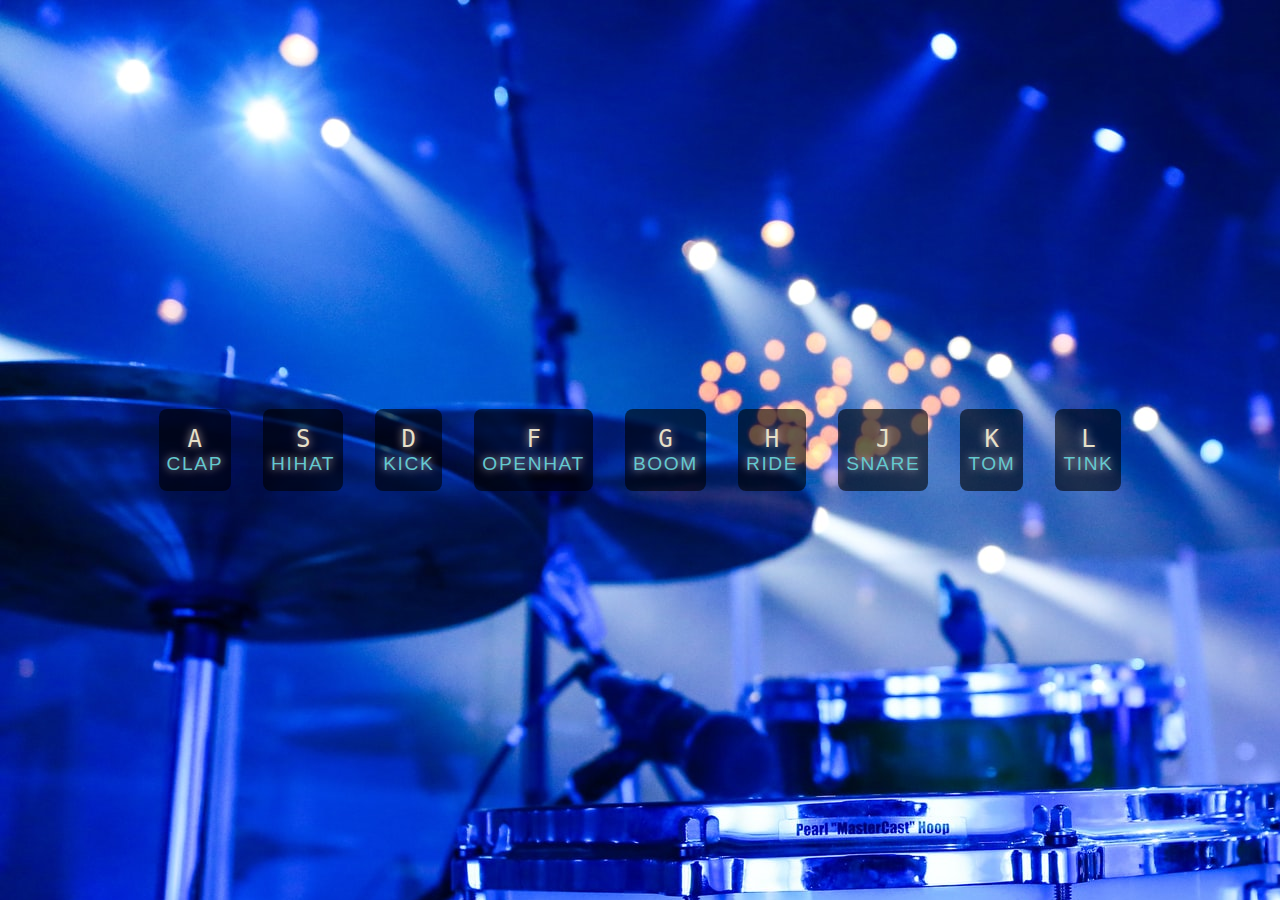
<file: index.html>
<!DOCTYPE html>
<html lang="en">

<head>
    <meta charset="UTF-8">
    <meta http-equiv="X-UA-Compatible" content="IE=edge">
    <meta name="viewport" content="width=device-width, initial-scale=1.0">
    <title>Drum Kit</title>
    <link href="https://cdn.jsdelivr.net/npm/bootstrap@5.1.0/dist/css/bootstrap.min.css" rel="stylesheet"
        integrity="sha384-KyZXEAg3QhqLMpG8r+8fhAXLRk2vvoC2f3B09zVXn8CA5QIVfZOJ3BCsw2P0p/We" crossorigin="anonymous">
    <link rel="stylesheet" href="style.css" />
</head>

<body class="container">

    <div class="keys row">
        <div data-key="65" class="key col">
            <kbd>A</kbd>
            <span class="sound">clap</span>
        </div>
        <div data-key="83" class="key col">
            <kbd>S</kbd>
            <span class="sound">hihat</span>
        </div>
        <div data-key="68" class="key col">
            <kbd>D</kbd>
            <span class="sound">kick</span>
        </div>
        <div data-key="70" class="key col">
            <kbd>F</kbd>
            <span class="sound">openhat</span>
        </div>
        <div data-key="71" class="key col">
            <kbd>G</kbd>
            <span class="sound">boom</span>
        </div>
        <div data-key="72" class="key col">
            <kbd>H</kbd>
            <span class="sound">ride</span>
        </div>
        <div data-key="74" class="key col">
            <kbd>J</kbd>
            <span class="sound">snare</span>
        </div>
        <div data-key="75" class="key col">
            <kbd>K</kbd>
            <span class="sound">tom</span>
        </div>
        <div data-key="76" class="key col">
            <kbd>L</kbd>
            <span class="sound">tink</span>
        </div>
    </div>

    <audio data-key="65" src="audio/clap.wav"></audio>
    <audio data-key="83" src="audio/hihat.wav"></audio>
    <audio data-key="68" src="audio/kick.wav"></audio>
    <audio data-key="70" src="audio/openhat.wav"></audio>
    <audio data-key="71" src="audio/boom.wav"></audio>
    <audio data-key="72" src="audio/ride.wav"></audio>
    <audio data-key="74" src="audio/snare.wav"></audio>
    <audio data-key="75" src="audio/tom.wav"></audio>
    <audio data-key="76" src="audio/tink.wav"></audio>

    <script src="https://cdn.jsdelivr.net/npm/@popperjs/core@2.9.3/dist/umd/popper.min.js"
        integrity="sha384-eMNCOe7tC1doHpGoWe/6oMVemdAVTMs2xqW4mwXrXsW0L84Iytr2wi5v2QjrP/xp"
        crossorigin="anonymous"></script>
    <script src="https://cdn.jsdelivr.net/npm/bootstrap@5.1.0/dist/js/bootstrap.min.js"
        integrity="sha384-cn7l7gDp0eyniUwwAZgrzD06kc/tftFf19TOAs2zVinnD/C7E91j9yyk5//jjpt/"
        crossorigin="anonymous"></script>
    <script src="script.js"></script>
</body>

</html>
</file>
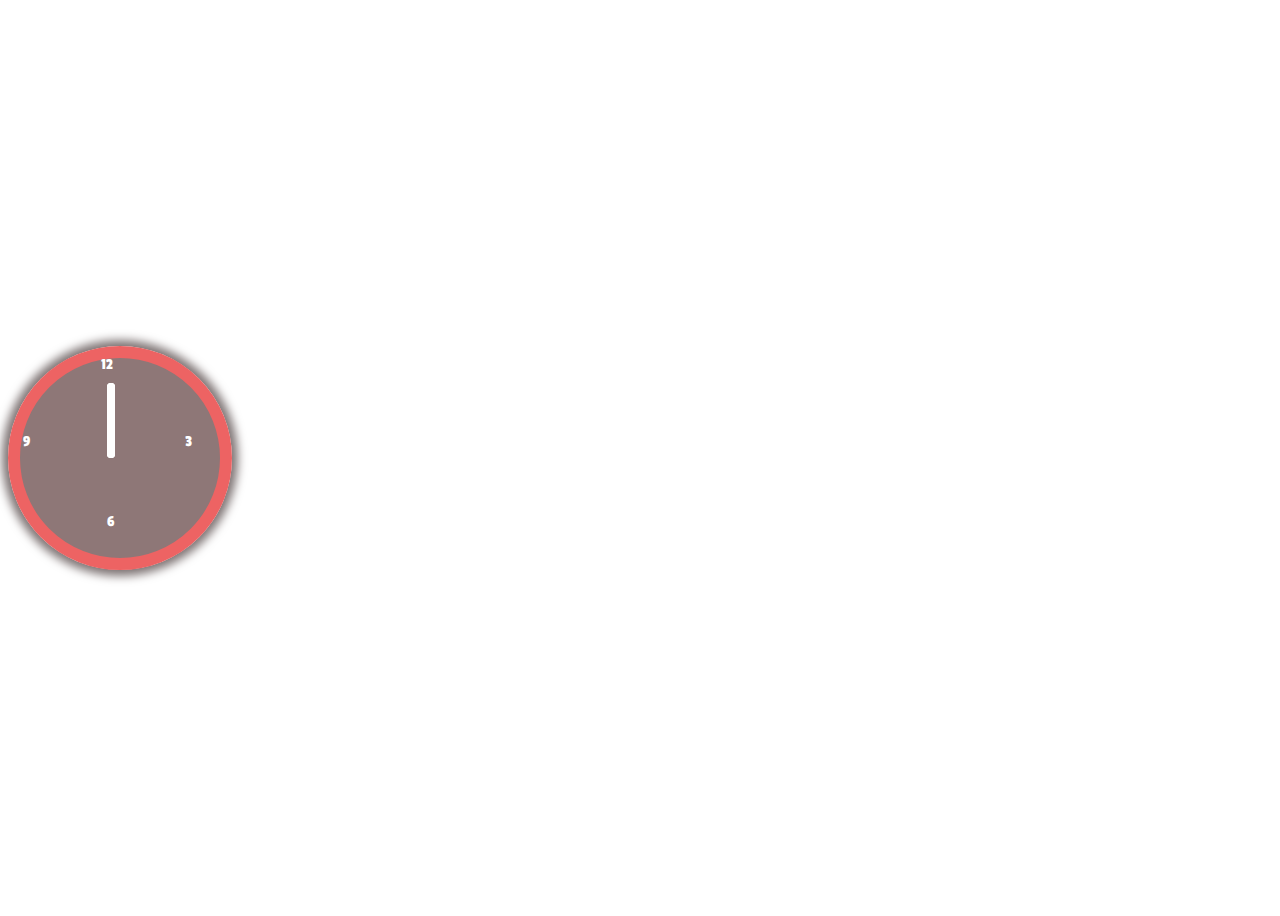
<file: Js-clock/index.html>
<!DOCTYPE html>
<html lang="en">
<head>
    <meta charset="UTF-8">
    <meta http-equiv="X-UA-Compatible" content="IE=edge">
    <meta name="viewport" content="width=device-width, initial-scale=1.0">
    <title>JS Clock</title>
    <link href="https://cdn.jsdelivr.net/npm/bootstrap@5.1.0/dist/css/bootstrap.min.css" rel="stylesheet" integrity="sha384-KyZXEAg3QhqLMpG8r+8fhAXLRk2vvoC2f3B09zVXn8CA5QIVfZOJ3BCsw2P0p/We" crossorigin="anonymous">
    <script src="https://cdn.jsdelivr.net/npm/bootstrap@5.1.0/dist/js/bootstrap.bundle.min.js" integrity="sha384-U1DAWAznBHeqEIlVSCgzq+c9gqGAJn5c/t99JyeKa9xxaYpSvHU5awsuZVVFIhvj" crossorigin="anonymous"></script>

    <link rel="stylesheet" href="styles.css" />
    <script src="script.js"></script>
</head>
<body>
    <div class="container-fluid full">
        <div class="row justify-content-center">
            <div class="col-12 circle">
                <div class="hand hour-hand"></div>
                <div class="hand minute-hand"></div>
                <div class="hand second-hand"></div>
                <div class="hour-12">12</div>
                <div class="hours">3</div>
            </div>
        </div>
    </div>
</body>
</html>
</file>
<file: style.css>
body, html {
    margin: 0;
    padding: 0;
    font-family: sans-serif;
    color: antiquewhite;
}

body {
    background-image: url('drums3.jpg');
}

kbd {
    background-color: transparent;
    color: #E7E0C9;
}

.keys {
    display: flex;
    flex: 1;
    min-height: 100vh;
    align-items: center;
    justify-content: center;
}

.key {
    display: grid;
    border-radius: .5rem;
    margin: 1rem;
    font-size: 1.5rem;
    padding: 1rem .5rem;
    transition: all .08s ease;
    text-align: center;
    background: rgba(0, 0, 0, 0.6);
    text-shadow: 0 0 .5rem #d7c4c4;
}

.playing {
    transform: scale(1.2);
}

.sound {
    font-size: 1.2rem;
    text-transform: uppercase;
    letter-spacing: .1rem;
    color: #64C9CF;
}
</file>
<file: Js-clock/styles.css>
@import url('https://fonts.googleapis.com/css2?family=Passion+One&display=swap');

.full {
    background: url(https://images.unsplash.com/photo-1467685790346-20bfe73a81f0?ixid=MnwxMjA3fDB8MHxwaG90by1wYWdlfHx8fGVufDB8fHx8&ixlib=rb-1.2.1&auto=format&fit=crop&w=1950&q=80) no-repeat center fixed;
    background-size: cover;
    height:100%;
    font-family: 'Passion One', cursive;
}
.row {
    height: 100vh;
    align-content: center;
}
.circle {
    height: 200px;
    width: 200px;
    border: 12px solid #ED6363;
    border-radius: 50%;
    position:relative;
    box-shadow: 0px 0px 10px 6px #7e7474;
    background-color: rgb(72 35 35 / 62%);
}
.hand {
    background: #fff;
    position: absolute;
    top: 48%;
    left: 8%;
    transform-origin: 100%;
    transform: rotate(90deg);
    transition-timing-function: cubic-bezier(0.1, 2.7, 0.58, 1);
    width: 75px;
    height: 8px;
    border-radius:8px;
}
.hour-12 {
    color: #fff;
    position: absolute;
    left: 81px;
    top: -2px;
}
.hours {
    color: #fff;
    position: absolute;
    top: 75px;
    left: 165px;
}
.hours::before {
    content: '6';
    color: #fff;
    position: absolute;
    top: 80px;
    right: 78px;
}
.hours::after {
    content: '9';
    color: #fff;
    position: absolute;
    top: 0px;
    right: 162px;
}
</file>
